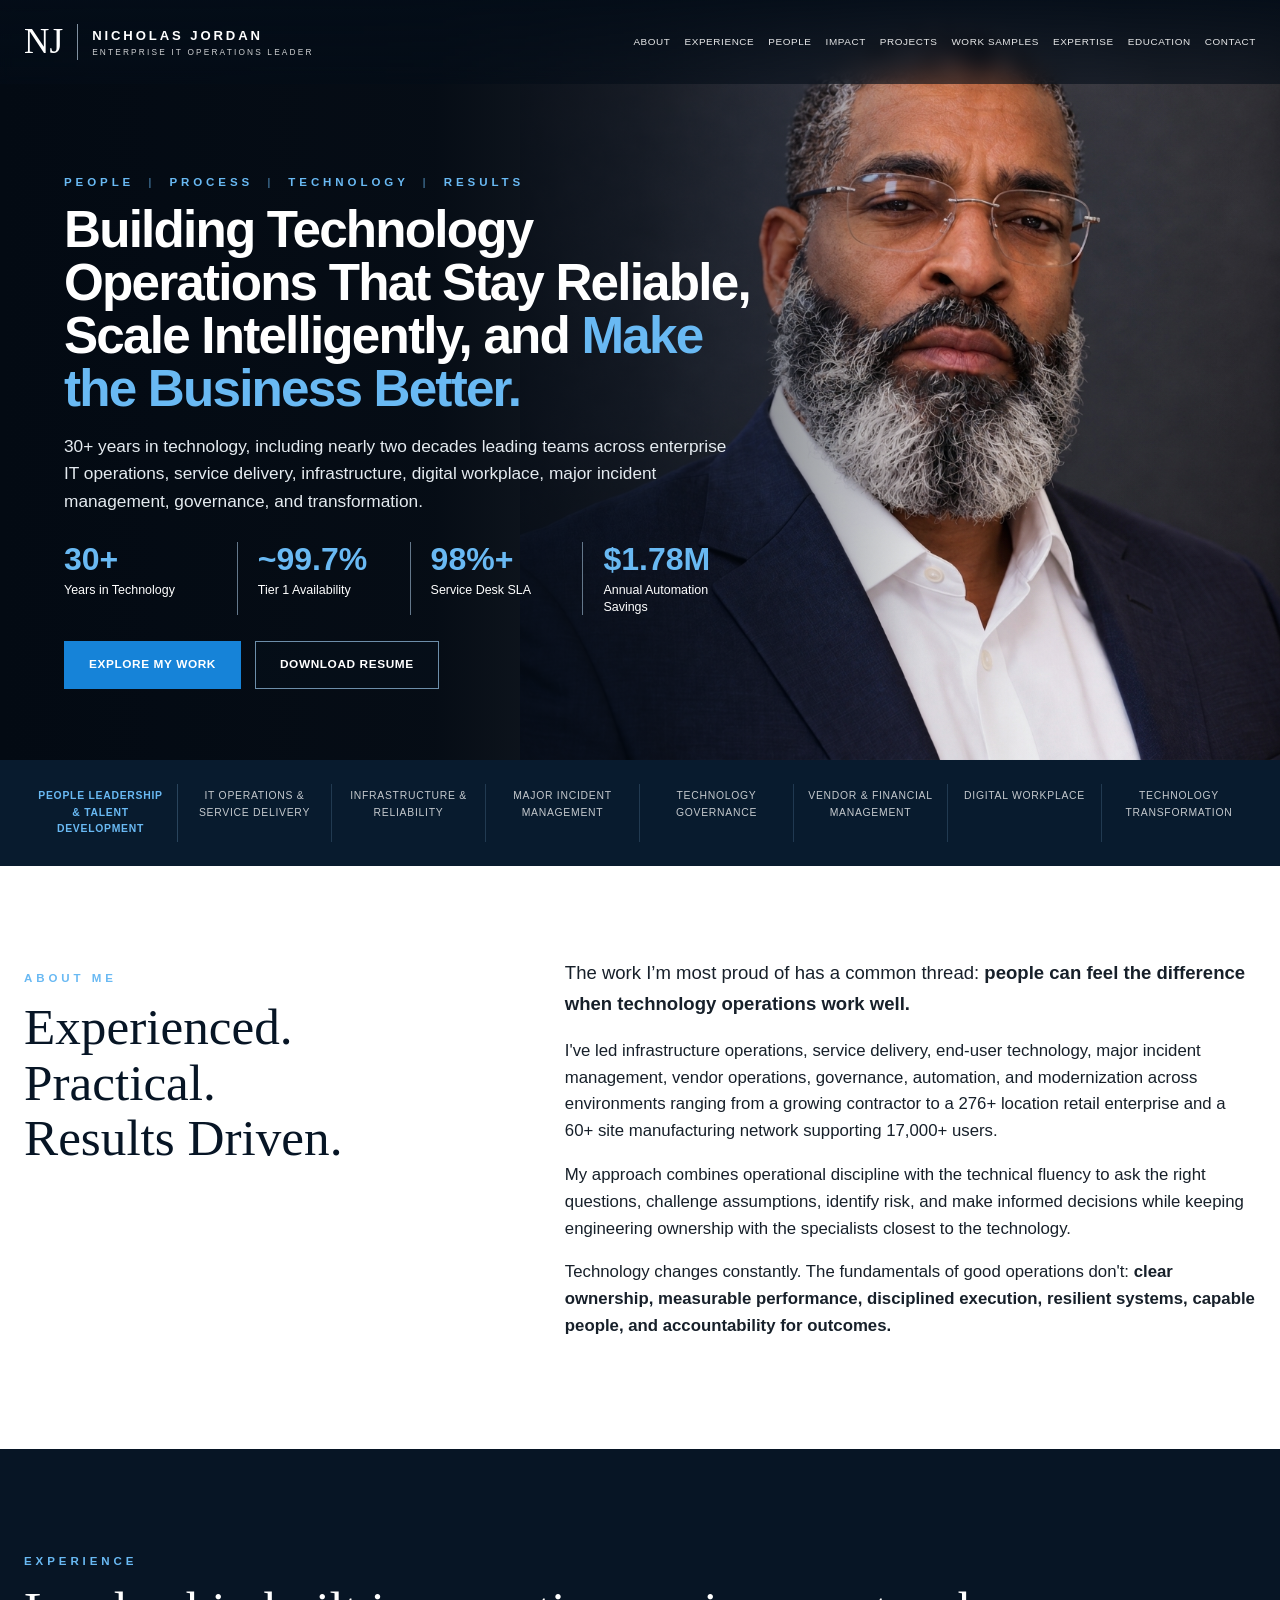
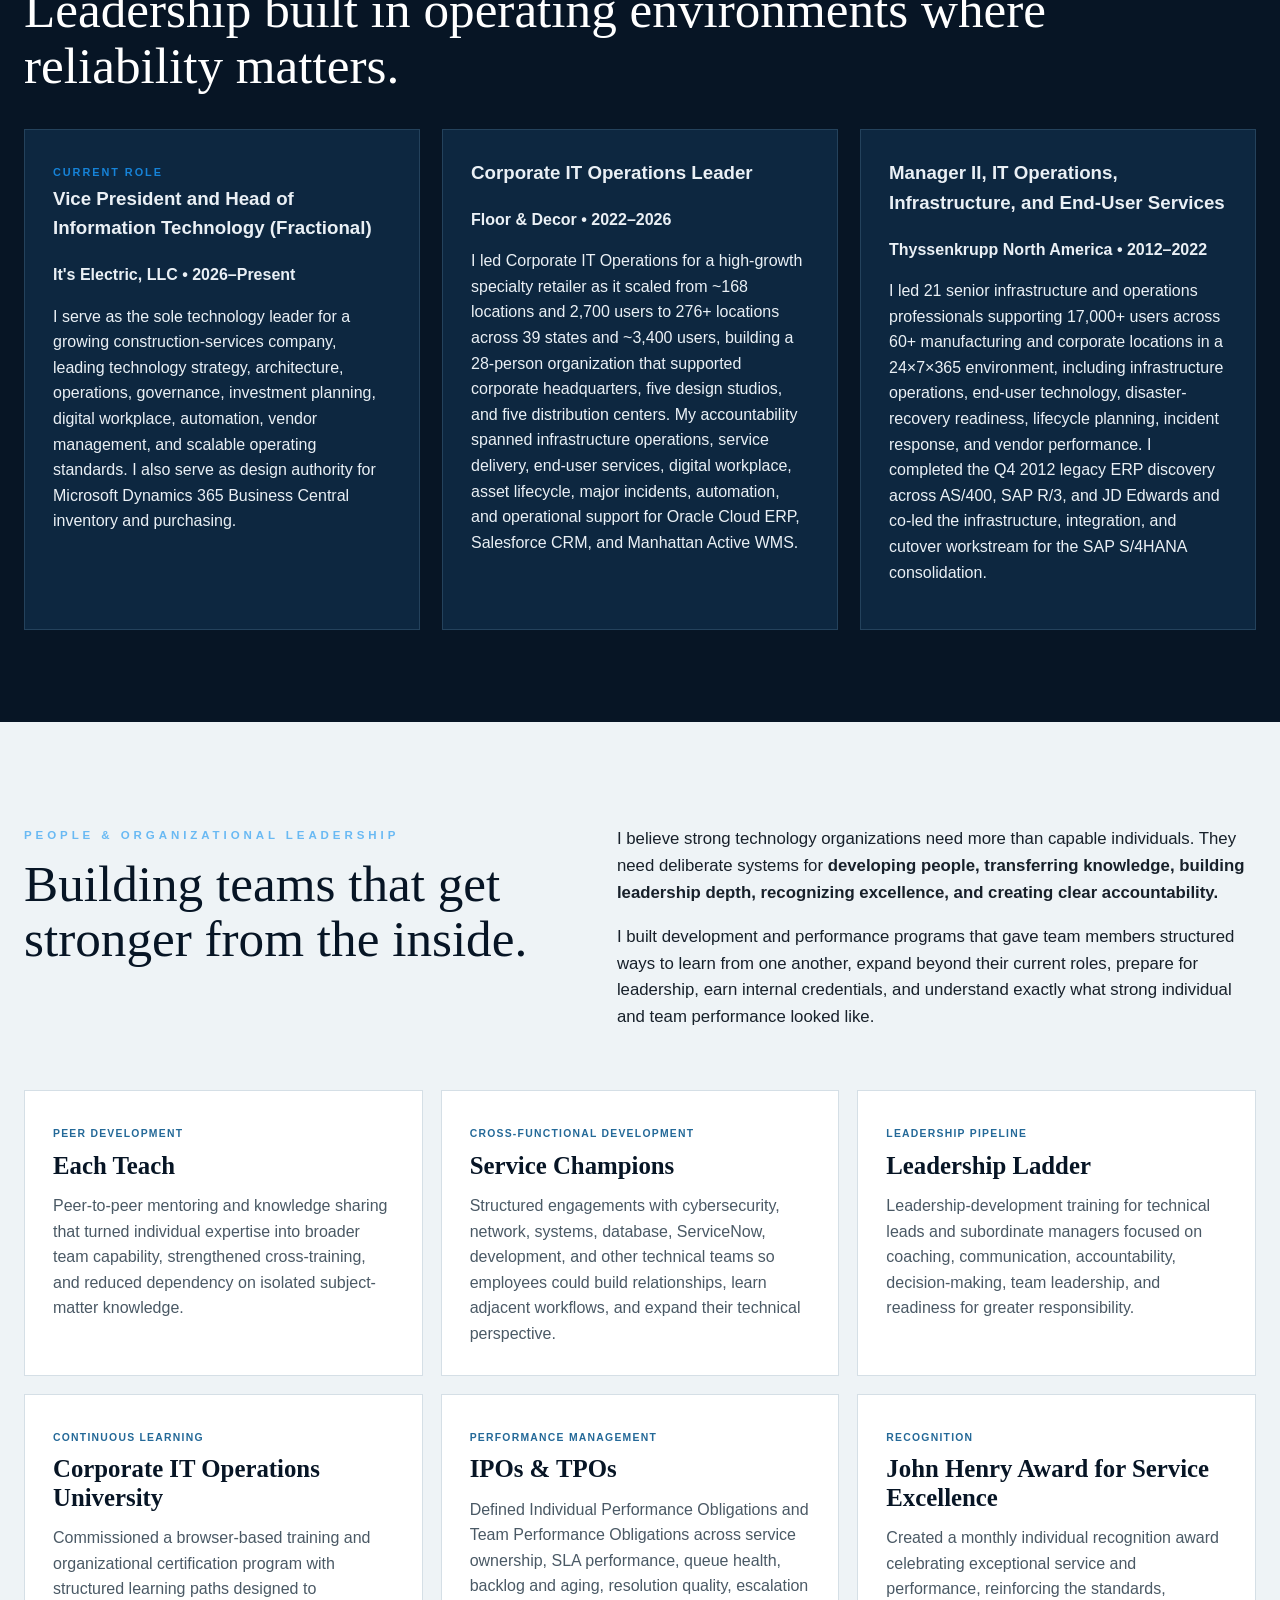
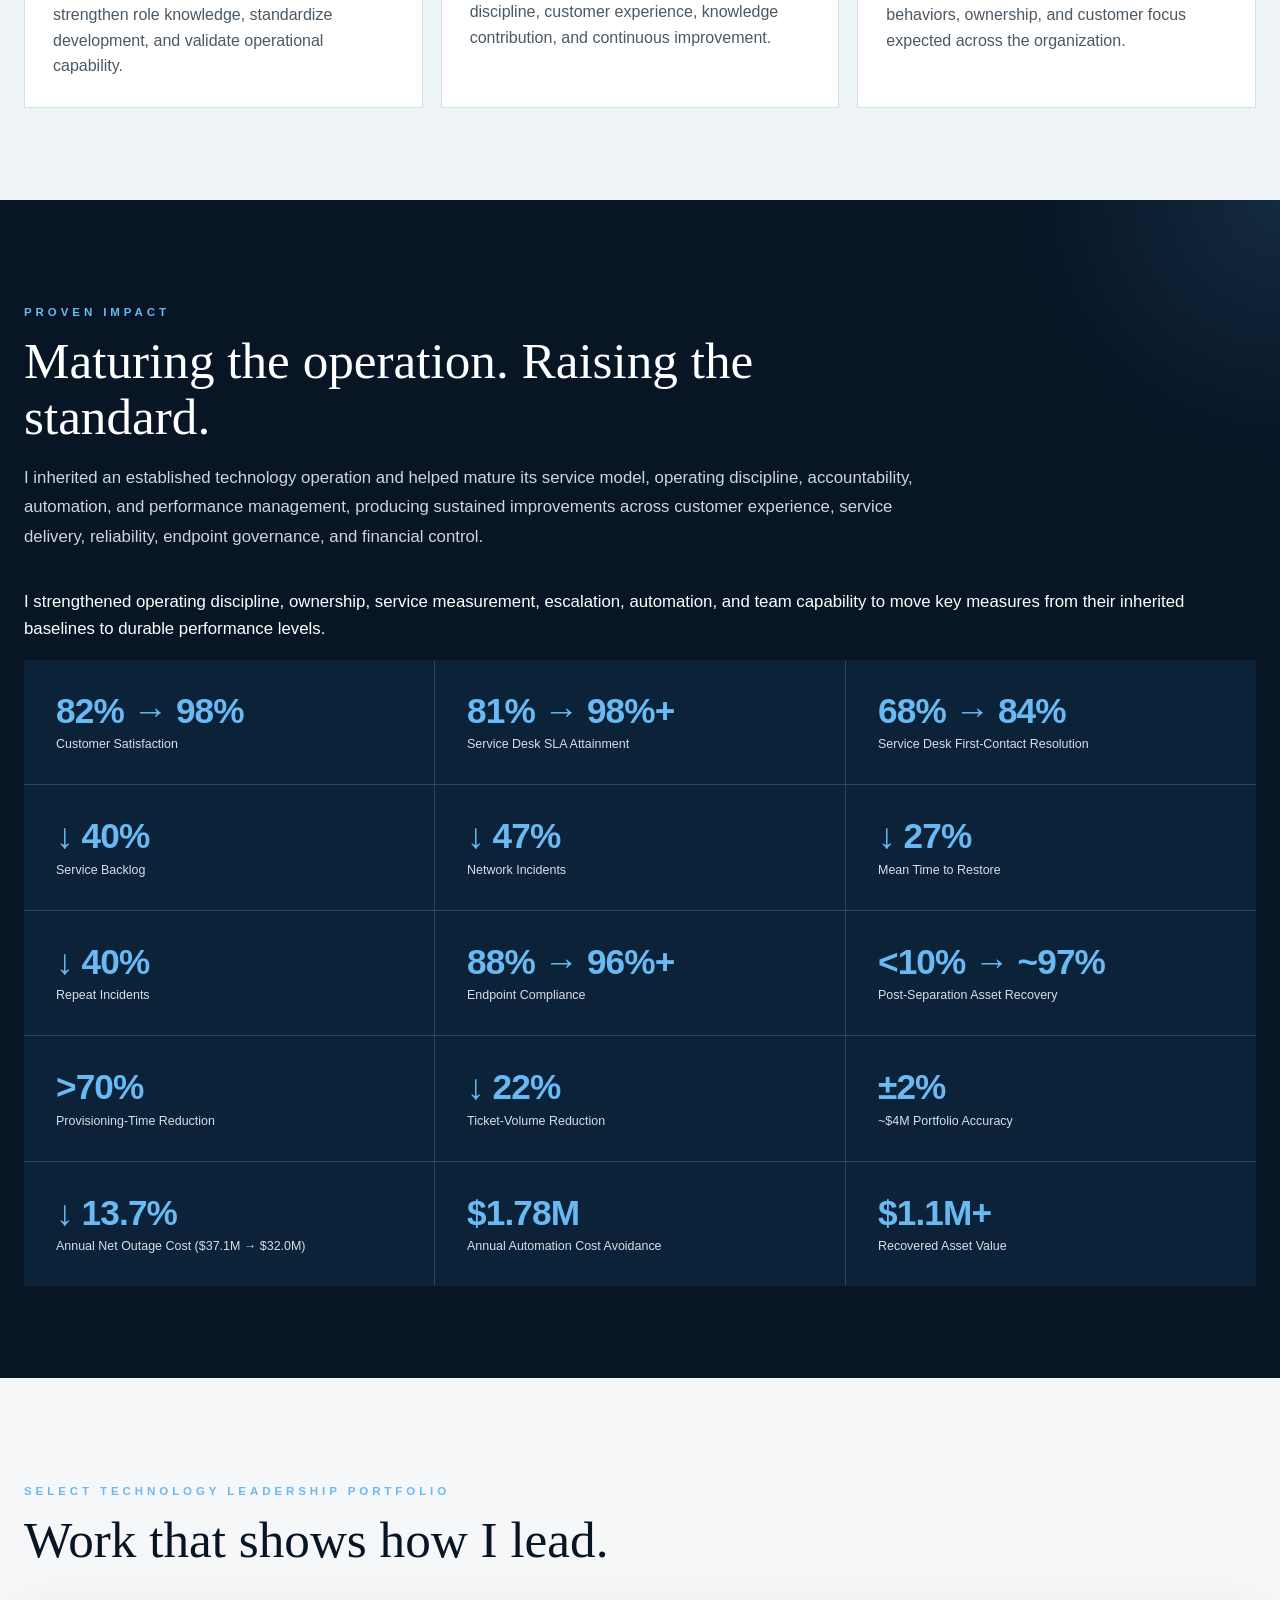
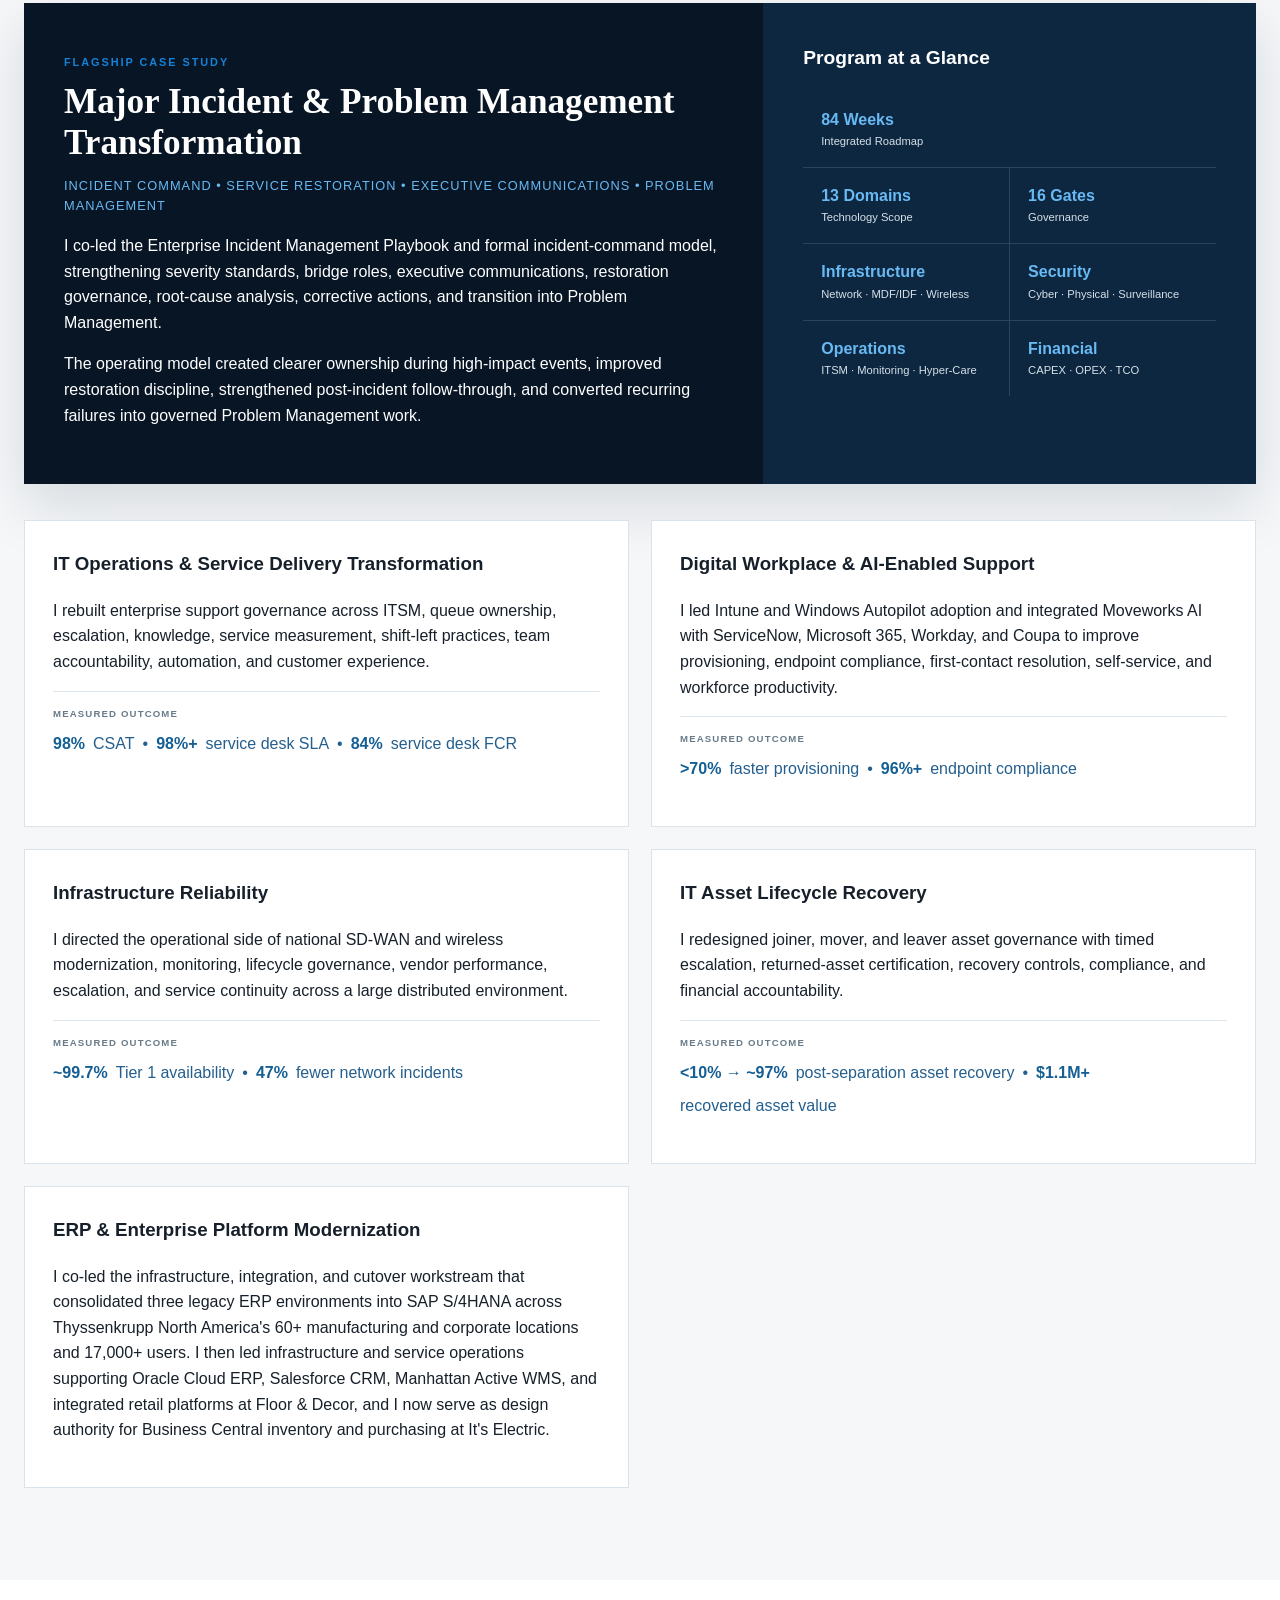
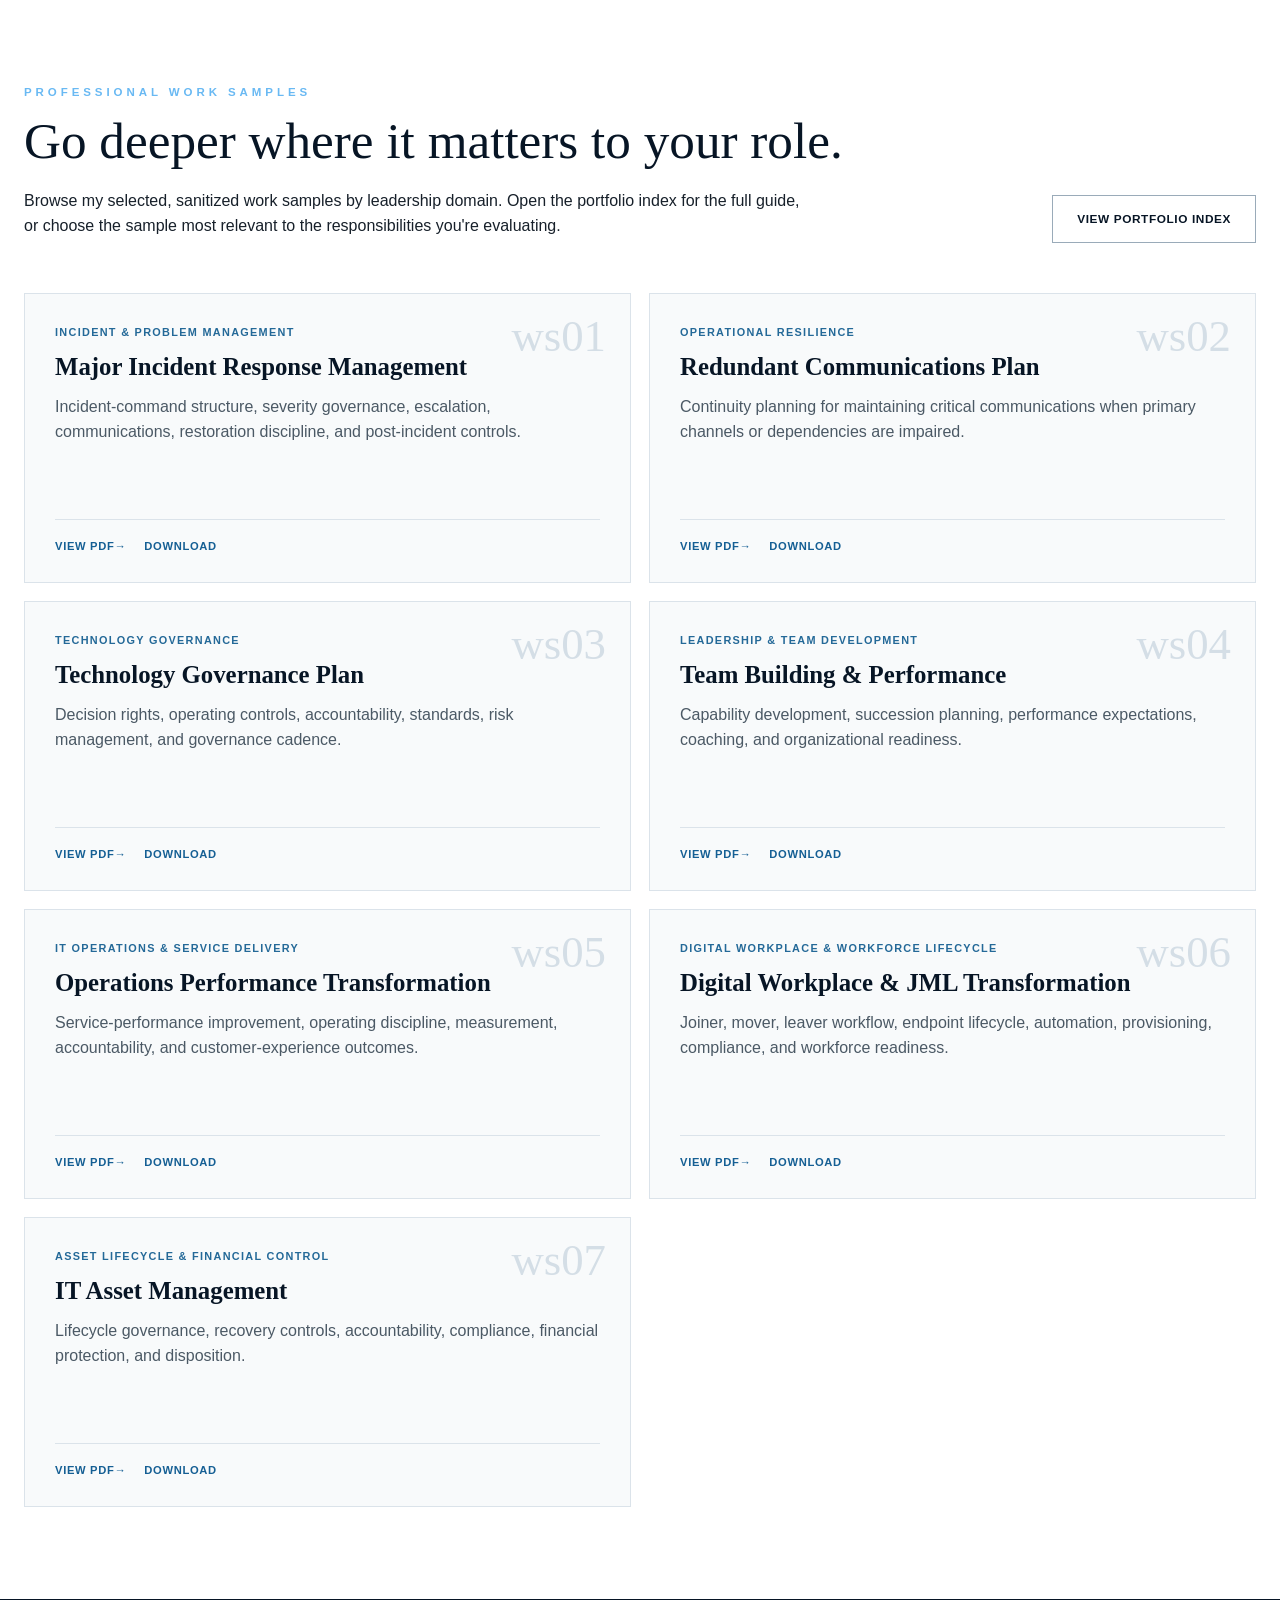
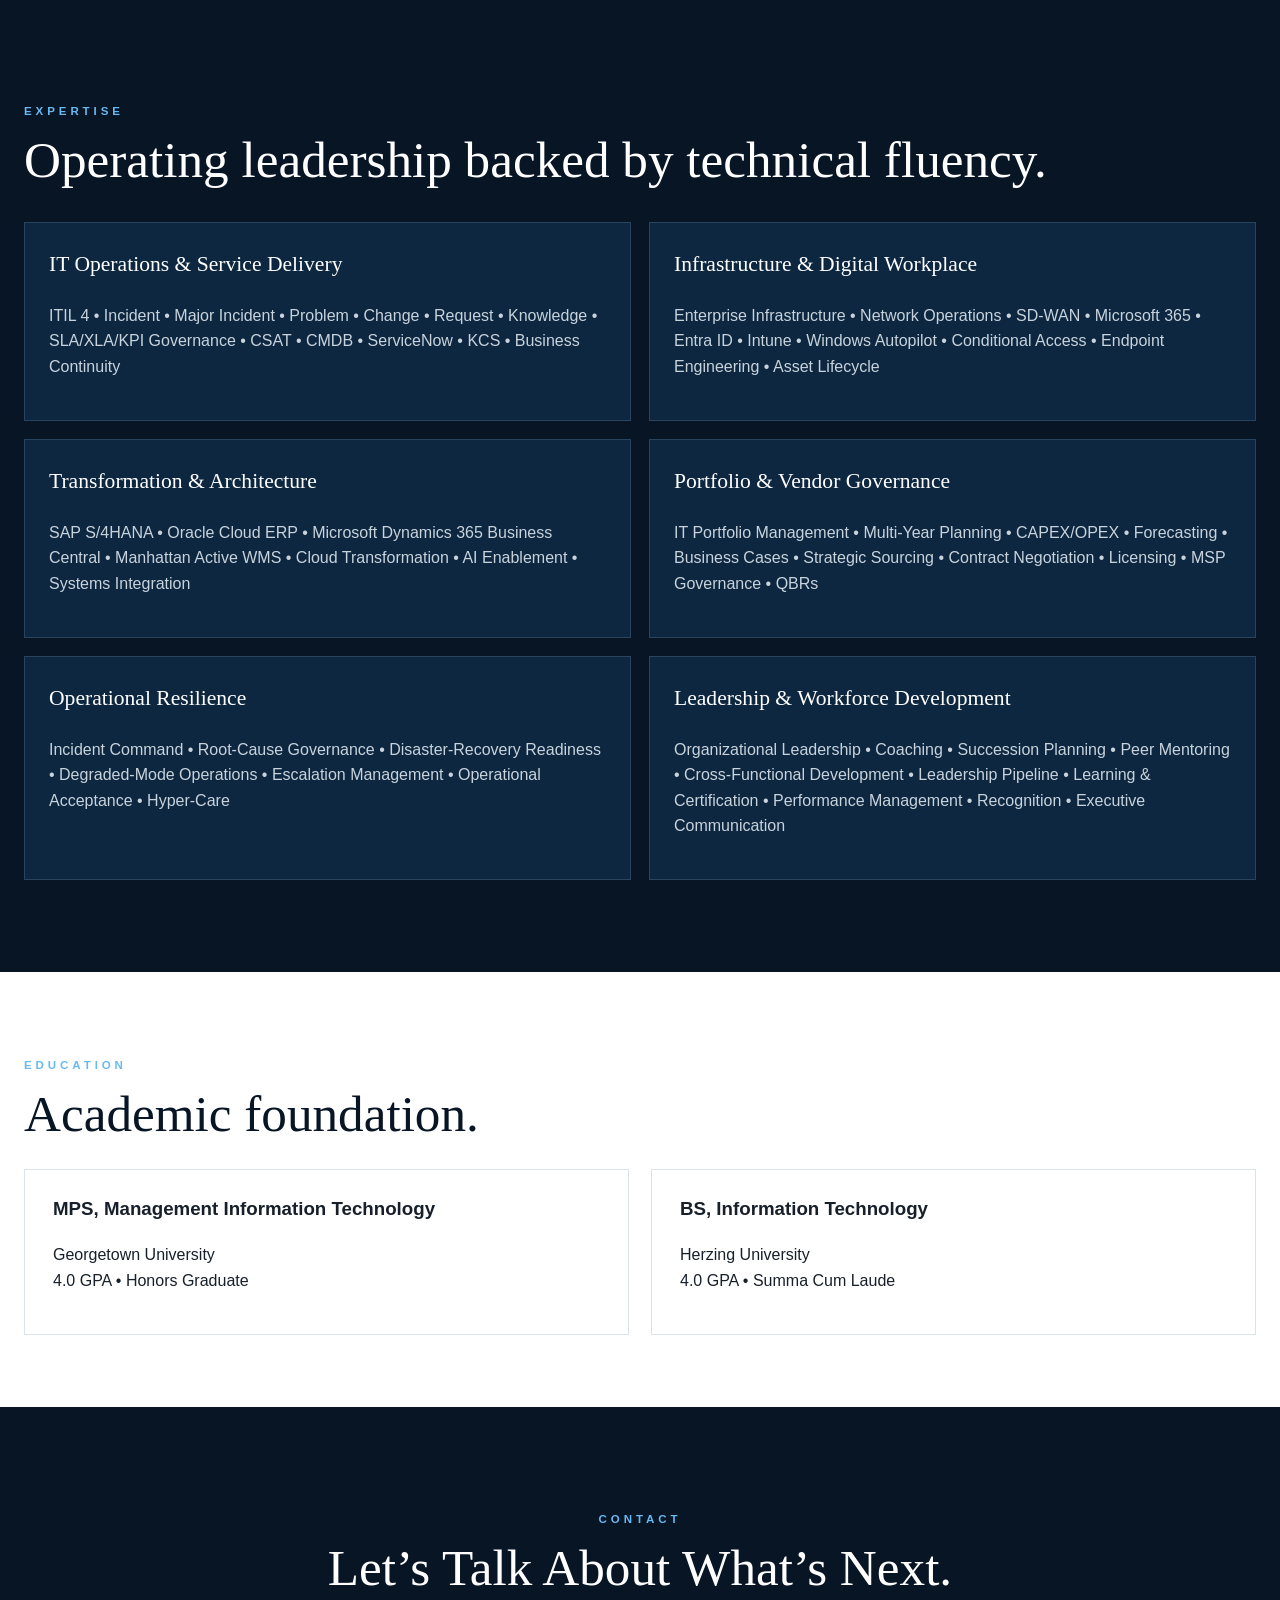
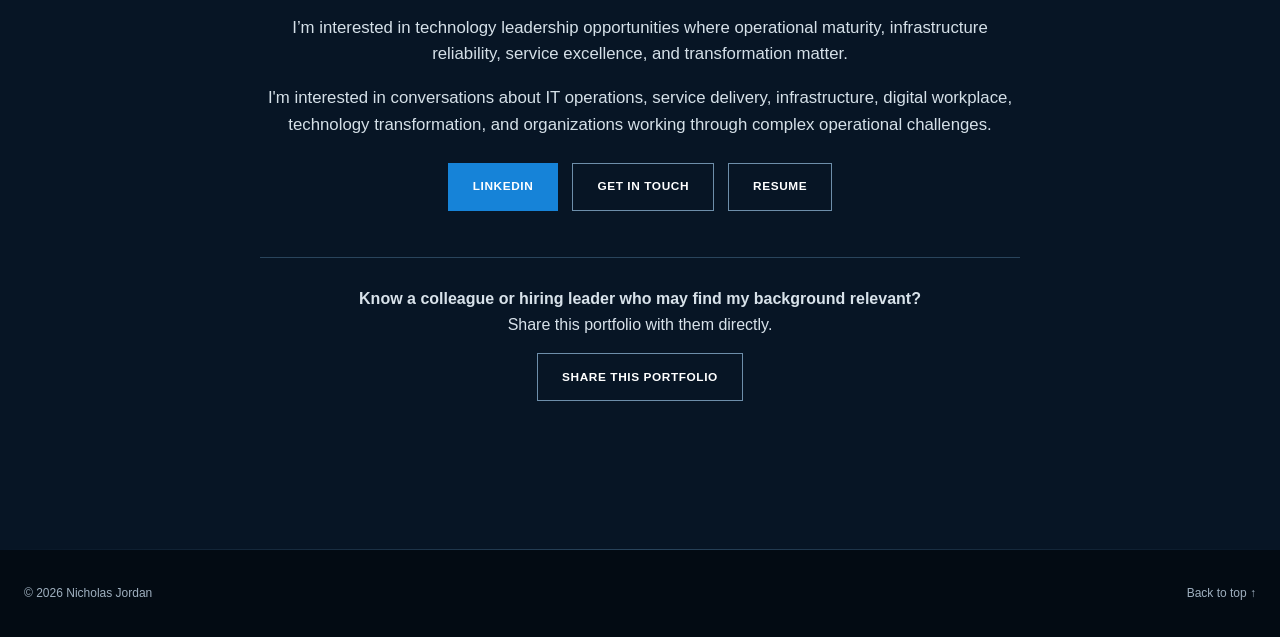
<file: index.html>
<!doctype html>
<html lang="en">
<head>
  <meta charset="utf-8" />
  <meta name="viewport" content="width=device-width,initial-scale=1" />
  <title>Nicholas Jordan | Enterprise IT Operations Leader</title>
  <meta name="description" content="Nicholas Jordan is an Atlanta-based enterprise IT operations leader with 30+ years of experience across service delivery, infrastructure, people leadership, digital workplace, major incident management, governance, and technology transformation." />
  <meta name="theme-color" content="#071525" />
  <meta property="og:title" content="Nicholas Jordan | Enterprise IT Operations Leader" />
  <meta property="og:description" content="People Leadership • Service Delivery • Infrastructure • Digital Workplace • Technology Transformation" />
  <meta property="og:type" content="website" />
  <meta property="og:url" content="https://nicholasjordan-atl.com/" />
  <meta property="og:image" content="https://nicholasjordan-atl.com/nicholas-jordan-hero.png" />
  <meta property="og:image:alt" content="Nicholas Jordan, Enterprise IT Operations Leader" />
  <meta name="twitter:card" content="summary_large_image" />
  <meta name="twitter:title" content="Nicholas Jordan | Enterprise IT Operations Leader" />
  <meta name="twitter:description" content="People Leadership • Service Delivery • Infrastructure • Digital Workplace • Technology Transformation" />
  <meta name="twitter:image" content="https://nicholasjordan-atl.com/nicholas-jordan-hero.png" />
  <link rel="canonical" href="https://nicholasjordan-atl.com/" />
  <link rel="stylesheet" href="styles.css" />
  <script type="application/ld+json">{"@context":"https://schema.org","@type":"Person","name":"Nicholas Jordan","url":"https://nicholasjordan-atl.com/","sameAs":["https://www.linkedin.com/in/nicholasjordan-atl/"],"jobTitle":"Enterprise IT Operations Leader","homeLocation":{"@type":"Place","name":"Atlanta, Georgia"},"knowsAbout":["IT Operations","Service Delivery","Infrastructure","Digital Workplace","Major Incident Management","Technology Governance","Technology Transformation"]}</script>
  <script defer src="script.js"></script>
</head>
<body>
<a class="skip" href="#main">Skip to content</a>
<header class="site-header" id="top">
  <a class="brand" href="#home" aria-label="Nicholas Jordan home"><span class="monogram">NJ</span><span><strong>NICHOLAS JORDAN</strong><small>ENTERPRISE IT OPERATIONS LEADER</small></span></a>
  <button class="nav-toggle" aria-expanded="false" aria-controls="nav">Menu</button>
  <nav id="nav" aria-label="Primary navigation"><a href="#about">About</a><a href="#experience">Experience</a><a href="#people">People</a><a href="#impact">Impact</a><a href="#projects">Projects</a><a href="#samples">Work Samples</a><a href="#expertise">Expertise</a><a href="#credentials">Education</a><a href="#contact">Contact</a></nav>
</header>
<main id="main">
<section class="hero" id="home"><div class="hero-image" role="img" aria-label="Professional portrait of Nicholas Jordan"></div><div class="hero-shade"></div><div class="hero-copy"><p class="eyebrow">PEOPLE <span>|</span> PROCESS <span>|</span> TECHNOLOGY <span>|</span> RESULTS</p><h1>Building Technology Operations That Stay Reliable, Scale Intelligently, and <em>Make the Business Better.</em></h1><p class="lede">30+ years in technology, including nearly two decades leading teams across enterprise IT operations, service delivery, infrastructure, digital workplace, major incident management, governance, and transformation.</p><div class="metrics hero-metrics"><div><strong>30+</strong><span>Years in Technology</span></div><div><strong>~99.7%</strong><span>Tier 1 Availability</span></div><div><strong>98%+</strong><span>Service Desk SLA</span></div><div><strong>$1.78M</strong><span>Annual Automation Savings</span></div></div><div class="actions"><a class="btn primary" href="#projects">Explore My Work</a><a class="btn secondary" href="Nicholas Jordan Resume 15-year Abbreviated.pdf" download>Download Resume</a></div></div></section>
<section class="cap-strip" aria-label="Leadership domains"><span>People Leadership & Talent Development</span><span>IT Operations & Service Delivery</span><span>Infrastructure & Reliability</span><span>Major Incident Management</span><span>Technology Governance</span><span>Vendor & Financial Management</span><span>Digital Workplace</span><span>Technology Transformation</span></section>
<section class="section split" id="about"><div><p class="kicker">ABOUT ME</p><h2>Experienced. Practical.<br>Results Driven.</h2></div><div class="prose"><p>I've spent 30+ years in technology, and the work I'm most proud of has a common thread: <strong>people can feel the difference when technology operations work well.</strong></p><p>I've led infrastructure operations, service delivery, end-user technology, major incident management, vendor operations, governance, automation, and modernization across environments ranging from a growing contractor to a 276+ location retail enterprise and a 60+ site manufacturing network supporting 17,000+ users.</p><p>My approach combines operational discipline with the technical fluency to ask the right questions, challenge assumptions, identify risk, and make informed decisions while keeping engineering ownership with the specialists closest to the technology.</p><p>Technology changes constantly. The fundamentals of good operations don't: <strong>clear ownership, measurable performance, disciplined execution, resilient systems, capable people, and accountability for outcomes.</strong></p></div></section>
<section class="section dark" id="experience"><p class="kicker">EXPERIENCE</p><h2>Leadership built in operating environments where reliability matters.</h2><div class="cards three"><article><span class="role-tag">CURRENT ROLE</span><h3>Vice President and Head of Information Technology (Fractional)</h3><p><strong>It's Electric, LLC • 2026–Present</strong></p><p>I serve as the sole technology leader for a growing construction-services company, leading technology strategy, architecture, operations, governance, investment planning, digital workplace, automation, vendor management, and scalable operating standards. I also serve as design authority for Microsoft Dynamics 365 Business Central inventory and purchasing.</p></article><article><h3>Corporate IT Operations Leader</h3><p><strong>Floor & Decor • 2022–2026</strong></p><p>I led Corporate IT Operations for a high-growth specialty retailer as it scaled from ~168 locations and 2,700 users to 276+ locations across 39 states and ~3,400 users, building a 28-person organization that supported corporate headquarters, five design studios, and five distribution centers. My accountability spanned infrastructure operations, service delivery, end-user services, digital workplace, asset lifecycle, major incidents, automation, and operational support for Oracle Cloud ERP, Salesforce CRM, and Manhattan Active WMS.</p></article><article><h3>Manager II, IT Operations, Infrastructure, and End-User Services</h3><p><strong>Thyssenkrupp North America • 2012–2022</strong></p><p>I led 21 senior infrastructure and operations professionals supporting 17,000+ users across 60+ manufacturing and corporate locations in a 24×7×365 environment, including infrastructure operations, end-user technology, disaster-recovery readiness, lifecycle planning, incident response, and vendor performance. I completed the Q4 2012 legacy ERP discovery across AS/400, SAP R/3, and JD Edwards and co-led the infrastructure, integration, and cutover workstream for the SAP S/4HANA consolidation.</p></article></div></section>
<section class="section people" id="people"><div class="people-intro"><div><p class="kicker">PEOPLE & ORGANIZATIONAL LEADERSHIP</p><h2>Building teams that get stronger from the inside.</h2></div><div class="prose"><p>I believe strong technology organizations need more than capable individuals. They need deliberate systems for <strong>developing people, transferring knowledge, building leadership depth, recognizing excellence, and creating clear accountability.</strong></p><p>I built development and performance programs that gave team members structured ways to learn from one another, expand beyond their current roles, prepare for leadership, earn internal credentials, and understand exactly what strong individual and team performance looked like.</p></div></div><div class="people-grid"><article><span class="people-tag">PEER DEVELOPMENT</span><h3>Each Teach</h3><p>Peer-to-peer mentoring and knowledge sharing that turned individual expertise into broader team capability, strengthened cross-training, and reduced dependency on isolated subject-matter knowledge.</p></article><article><span class="people-tag">CROSS-FUNCTIONAL DEVELOPMENT</span><h3>Service Champions</h3><p>Structured engagements with cybersecurity, network, systems, database, ServiceNow, development, and other technical teams so employees could build relationships, learn adjacent workflows, and expand their technical perspective.</p></article><article><span class="people-tag">LEADERSHIP PIPELINE</span><h3>Leadership Ladder</h3><p>Leadership-development training for technical leads and subordinate managers focused on coaching, communication, accountability, decision-making, team leadership, and readiness for greater responsibility.</p></article><article><span class="people-tag">CONTINUOUS LEARNING</span><h3>Corporate IT Operations University</h3><p>Commissioned a browser-based training and organizational certification program with structured learning paths designed to strengthen role knowledge, standardize development, and validate operational capability.</p></article><article><span class="people-tag">PERFORMANCE MANAGEMENT</span><h3>IPOs & TPOs</h3><p>Defined Individual Performance Obligations and Team Performance Obligations across service ownership, SLA performance, queue health, backlog and aging, resolution quality, escalation discipline, customer experience, knowledge contribution, and continuous improvement.</p></article><article><span class="people-tag">RECOGNITION</span><h3>John Henry Award for Service Excellence</h3><p>Created a monthly individual recognition award celebrating exceptional service and performance, reinforcing the standards, behaviors, ownership, and customer focus expected across the organization.</p></article></div></section>
<section class="section" id="impact"><p class="kicker">PROVEN IMPACT</p><h2>Maturing the operation I inherited, then sustaining stronger performance.</h2><p class="prose">I strengthened operating discipline, ownership, service measurement, escalation, automation, and team capability to move key measures from their inherited baselines to durable performance levels.</p><div class="impact-grid"><div><strong>82% → 98%</strong><span>Customer Satisfaction</span></div><div><strong>81% → 98%+</strong><span>Service Desk SLA Attainment</span></div><div><strong>68% → 84%</strong><span>Service Desk First-Contact Resolution</span></div><div><strong>↓ 40%</strong><span>Service Backlog</span></div><div><strong>↓ 47%</strong><span>Network Incidents</span></div><div><strong>↓ 27%</strong><span>Mean Time to Restore</span></div><div><strong>↓ 40%</strong><span>Repeat Incidents</span></div><div><strong>88% → 96%+</strong><span>Endpoint Compliance</span></div><div><strong>~97%</strong><span>Post-Separation Asset Recovery</span></div><div><strong>&gt;70%</strong><span>Provisioning-Time Reduction</span></div><div><strong>22%</strong><span>Ticket-Volume Reduction</span></div><div><strong>±2%</strong><span>~$4M Portfolio Accuracy</span></div><div><strong>↓ 13.7%</strong><span>Annual Net Outage Cost ($37.1M → $32.0M)</span></div><div><strong>$1.78M</strong><span>Annual Automation Cost Avoidance</span></div><div><strong>$1.1M+</strong><span>Recovered Asset Value</span></div></div></section>
<section class="section projects" id="projects"><p class="kicker">SELECT TECHNOLOGY LEADERSHIP PORTFOLIO</p><h2>Work that shows how I lead.</h2><article class="flagship"><div><p class="flag">FLAGSHIP CASE STUDY</p><h3>Major Incident & Problem Management Transformation</h3><p class="sub">Incident Command • Service Restoration • Executive Communications • Problem Management</p><p>I co-led the Enterprise Incident Management Playbook and formal incident-command model, strengthening severity standards, bridge roles, executive communications, restoration governance, root-cause analysis, corrective actions, and transition into Problem Management.</p><p>The operating model created clearer ownership during high-impact events, improved restoration discipline, strengthened post-incident follow-through, and converted recurring failures into governed Problem Management work.</p></div><div class="scope"><h4>Measured Impact</h4><ul><li>27% reduction in mean time to restore</li><li>40% reduction in repeat incidents</li><li>Defined incident-command roles and escalation paths</li><li>Standardized executive communications and bridge cadence</li><li>Strengthened RCA, corrective-action, and Problem Management governance</li></ul></div></article><div class="cards two project-cards"><article><h3>IT Operations & Service Delivery Transformation</h3><p>I rebuilt enterprise support governance across ITSM, queue ownership, escalation, knowledge, service measurement, shift-left practices, team accountability, automation, and customer experience.</p><p class="result"><strong>98%</strong> CSAT <span>•</span> <strong>98%+</strong> service desk SLA <span>•</span> <strong>84%</strong> service desk FCR</p></article><article><h3>Digital Workplace & AI-Enabled Support</h3><p>I led Intune and Windows Autopilot adoption and integrated Moveworks AI with ServiceNow, Microsoft 365, Workday, and Coupa to improve provisioning, endpoint compliance, first-contact resolution, self-service, and workforce productivity.</p><p class="result"><strong>&gt;70%</strong> faster provisioning <span>•</span> <strong>96%+</strong> endpoint compliance</p></article><article><h3>Infrastructure Reliability</h3><p>I directed the operational side of national SD-WAN and wireless modernization, monitoring, lifecycle governance, vendor performance, escalation, and service continuity across a large distributed environment.</p><p class="result"><strong>~99.7%</strong> Tier 1 availability <span>•</span> <strong>47%</strong> fewer network incidents</p></article><article><h3>IT Asset Lifecycle Recovery</h3><p>I redesigned joiner, mover, and leaver asset governance with timed escalation, returned-asset certification, recovery controls, compliance, and financial accountability.</p><p class="result"><strong>&lt;10% → ~97%</strong> post-separation asset recovery <span>•</span> <strong>$1.1M+</strong> recovered asset value</p></article><article><h3>ERP & Enterprise Platform Modernization</h3><p>I co-led the infrastructure, integration, and cutover workstream that consolidated three legacy ERP environments into SAP S/4HANA across Thyssenkrupp North America's 60+ manufacturing and corporate locations and 17,000+ users. I then led infrastructure and service operations supporting Oracle Cloud ERP, Salesforce CRM, Manhattan Active WMS, and integrated retail platforms at Floor & Decor, and I now serve as design authority for Business Central inventory and purchasing at It's Electric.</p></article></div></section>
<section class="section samples" id="samples"><div class="samples-head"><div><p class="kicker">PROFESSIONAL WORK SAMPLES</p><h2>Go deeper where it matters to your role.</h2><p>Browse my selected, sanitized work samples by leadership domain. Open the portfolio index for the full guide, or choose the sample most relevant to the responsibilities you're evaluating.</p></div><a class="btn secondary light index-btn" href="N. Jordan - Sample Portfolio Index (1).pdf" target="_blank" rel="noopener">View Portfolio Index</a></div><div class="sample-grid">
<article class="sample-card"><span class="sample-no">ws01</span><p class="sample-domain">Incident & Problem Management</p><h3>Major Incident Response Management</h3><p>Incident-command structure, severity governance, escalation, communications, restoration discipline, and post-incident controls.</p><div class="sample-actions"><a href="Sample - WS01 Incident Response Mgmnt.pdf" target="_blank" rel="noopener">View PDF</a><a href="Sample - WS01 Incident Response Mgmnt.pdf" download>Download</a></div></article>
<article class="sample-card"><span class="sample-no">ws02</span><p class="sample-domain">Operational Resilience</p><h3>Redundant Communications Plan</h3><p>Continuity planning for maintaining critical communications when primary channels or dependencies are impaired.</p><div class="sample-actions"><a href="Sample - WS02 Redundant Comms. Plan.pdf" target="_blank" rel="noopener">View PDF</a><a href="Sample - WS02 Redundant Comms. Plan.pdf" download>Download</a></div></article>
<article class="sample-card"><span class="sample-no">ws03</span><p class="sample-domain">Technology Governance</p><h3>Technology Governance Plan</h3><p>Decision rights, operating controls, accountability, standards, risk management, and governance cadence.</p><div class="sample-actions"><a href="Sample - WS03 Technology Governance Plan.pdf" target="_blank" rel="noopener">View PDF</a><a href="Sample - WS03 Technology Governance Plan.pdf" download>Download</a></div></article>
<article class="sample-card"><span class="sample-no">ws04</span><p class="sample-domain">Leadership & Team Development</p><h3>Team Building & Performance</h3><p>Capability development, succession planning, performance expectations, coaching, and organizational readiness.</p><div class="sample-actions"><a href="Sample - WS04 Team-Building and Performance.pdf" target="_blank" rel="noopener">View PDF</a><a href="Sample - WS04 Team-Building and Performance.pdf" download>Download</a></div></article>
<article class="sample-card"><span class="sample-no">ws05</span><p class="sample-domain">IT Operations & Service Delivery</p><h3>Operations Performance Transformation</h3><p>Service-performance improvement, operating discipline, measurement, accountability, and customer-experience outcomes.</p><div class="sample-actions"><a href="Sample - WS05 Ops Performance Transformation.pdf" target="_blank" rel="noopener">View PDF</a><a href="Sample - WS05 Ops Performance Transformation.pdf" download>Download</a></div></article>
<article class="sample-card"><span class="sample-no">ws06</span><p class="sample-domain">Digital Workplace & Workforce Lifecycle</p><h3>Digital Workplace & JML Transformation</h3><p>Joiner, mover, leaver workflow, endpoint lifecycle, automation, provisioning, compliance, and workforce readiness.</p><div class="sample-actions"><a href="Sample - WS06 DW & JML Transformation.pdf" target="_blank" rel="noopener">View PDF</a><a href="Sample - WS06 DW & JML Transformation.pdf" download>Download</a></div></article>
<article class="sample-card"><span class="sample-no">ws07</span><p class="sample-domain">Asset Lifecycle & Financial Control</p><h3>IT Asset Management</h3><p>Lifecycle governance, recovery controls, accountability, compliance, financial protection, and disposition.</p><div class="sample-actions"><a href="Sample - WS07 IT Asset Management.pdf" target="_blank" rel="noopener">View PDF</a><a href="Sample - WS07 IT Asset Management.pdf" download>Download</a></div></article>
</div></section>
<section class="section dark" id="expertise"><p class="kicker">EXPERTISE</p><h2>Operating leadership backed by technical fluency.</h2><div class="expertise-grid"><div><h3>IT Operations & Service Delivery</h3><p>ITIL 4 • Incident • Major Incident • Problem • Change • Request • Knowledge • SLA/XLA/KPI Governance • CSAT • CMDB • ServiceNow • KCS • Business Continuity</p></div><div><h3>Infrastructure & Digital Workplace</h3><p>Enterprise Infrastructure • Network Operations • SD-WAN • Microsoft 365 • Entra ID • Intune • Windows Autopilot • Conditional Access • Endpoint Engineering • Asset Lifecycle</p></div><div><h3>Transformation & Architecture</h3><p>SAP S/4HANA • Oracle Cloud ERP • Microsoft Dynamics 365 Business Central • Manhattan Active WMS • Cloud Transformation • AI Enablement • Systems Integration</p></div><div><h3>Portfolio & Vendor Governance</h3><p>IT Portfolio Management • Multi-Year Planning • CAPEX/OPEX • Forecasting • Business Cases • Strategic Sourcing • Contract Negotiation • Licensing • MSP Governance • QBRs</p></div><div><h3>Operational Resilience</h3><p>Incident Command • Root-Cause Governance • Disaster-Recovery Readiness • Degraded-Mode Operations • Escalation Management • Operational Acceptance • Hyper-Care</p></div><div><h3>Leadership & Workforce Development</h3><p>Organizational Leadership • Coaching • Succession Planning • Peer Mentoring • Cross-Functional Development • Leadership Pipeline • Learning & Certification • Performance Management • Recognition • Executive Communication</p></div></div></section>
<section class="section credentials" id="credentials"><p class="kicker">EDUCATION</p><h2>Academic foundation.</h2><div class="cards two"><article><h3>MPS, Management Information Technology</h3><p>Georgetown University<br>4.0 GPA • Honors Graduate</p></article><article><h3>BS, Information Technology</h3><p>Herzing University<br>4.0 GPA • Summa Cum Laude</p></article></div></section>
<section class="section resume" id="resume"><div><p class="kicker">CAREER MATERIALS</p><h2>Want the traditional version?</h2><p>The portfolio provides the deeper story behind selected programs, transformations, and operating results. The résumé provides complete chronology, scope, education, technologies, and additional experience.</p></div><div class="actions vertical"><a class="btn primary" href="Nicholas Jordan Resume 15-year Abbreviated.pdf" download>Download PDF Resume</a><a class="btn secondary light" href="Nicholas Jordan Cover Letter.pdf" download>Download Cover Letter</a></div></section>
<section class="section contact dark" id="contact"><p class="kicker">CONTACT</p><h2>Let's connect.</h2><p><strong>Atlanta, GA</strong> • Open to Manager, Senior Manager, Director, and senior technology leadership opportunities.</p><p>I'm interested in conversations about IT operations, service delivery, infrastructure, digital workplace, technology transformation, and organizations working through complex operational challenges.</p><div class="actions"><a class="btn primary" href="https://www.linkedin.com/in/nicholasjordan-atl/" target="_blank" rel="noopener">LinkedIn</a><a class="btn secondary" href="mailto:nicholasjordan-atl@outlook.com">Email</a><a class="btn secondary" href="Nicholas Jordan Resume 15-year Abbreviated.pdf" download>Resume</a></div><div class="share-panel"><p><strong>Know a colleague or hiring leader who may find my background relevant?</strong><br>Share this portfolio with them directly.</p><button class="btn share-btn" id="sharePortfolio" type="button">Share This Portfolio</button><span class="share-status" id="shareStatus" role="status" aria-live="polite"></span></div></section>
</main>
<footer><span>© <span id="year">2022</span> Nicholas Jordan</span><a href="#top">Back to top ↑</a></footer>
</body>
</html>
</file>
<file: styles.css>
:root{--navy:#071525;--navy2:#0b2239;--blue:#1683d8;--ice:#69b9f3;--graphite:#22262c;--soft:#f5f7f9;--white:#fff;--muted:#aeb9c6;--max:1240px}*{box-sizing:border-box}html{scroll-behavior:smooth}body{margin:0;font-family:Inter,Segoe UI,Arial,sans-serif;color:#17202a;background:var(--soft);line-height:1.6}.skip{position:absolute;left:-9999px}.skip:focus{left:1rem;top:1rem;background:#fff;padding:.6rem;z-index:99}.site-header{height:84px;padding:0 max(24px,calc((100vw - var(--max))/2));display:flex;align-items:center;justify-content:space-between;position:fixed;inset:0 0 auto;z-index:20;background:linear-gradient(180deg,rgba(4,13,24,.94),rgba(4,13,24,.6));backdrop-filter:blur(8px);color:#fff}.brand{display:flex;align-items:center;gap:14px;color:inherit;text-decoration:none}.brand strong{display:block;letter-spacing:.22em;font-size:.82rem}.brand small{display:block;letter-spacing:.26em;font-size:.52rem;opacity:.8}.monogram{font-family:Georgia,serif;font-size:2.2rem;line-height:1;border-right:1px solid #8090a0;padding-right:14px;color:#fff}.monogram::first-letter{color:#fff}nav{display:flex;gap:14px}nav a{color:#fff;text-decoration:none;text-transform:uppercase;font-size:.62rem;letter-spacing:.06em;opacity:.9}nav a:hover{color:var(--ice)}.nav-toggle{display:none}.hero{min-height:760px;position:relative;background:#071525;color:#fff;display:flex;align-items:center;overflow:hidden}.hero-image{position:absolute;inset:0;background-color:#4b4d52;background-image:url('Nicholas Jordan Profile Photo - w-Glasses3.jfif');background-size:auto 100%;background-repeat:no-repeat;background-position:right center}.hero-shade{position:absolute;inset:0;background:linear-gradient(90deg,rgba(3,10,19,1) 0%,rgba(3,10,19,.96) 34%,rgba(3,10,19,.72) 50%,rgba(3,10,19,.10) 72%,rgba(3,10,19,0) 100%)}.hero-copy{position:relative;z-index:2;width:min(720px,54vw);margin-left:max(5vw,calc((100vw - var(--max))/2));padding-top:90px}.eyebrow,.kicker{color:var(--ice);letter-spacing:.34em;font-size:.72rem;font-weight:700}.eyebrow span{opacity:.5;margin:0 .6em}.hero h1{font-size:clamp(2.3rem,4vw,4.4rem);line-height:1.04;margin:.7rem 0 1rem;letter-spacing:-.035em}.hero h1 em{font-style:normal;color:var(--ice)}.lede{font-size:1.08rem;max-width:680px;color:#e5ebf0}.metrics{display:grid}.hero-metrics{grid-template-columns:repeat(4,1fr);margin:26px 0}.hero-metrics div{padding:0 20px;border-left:1px solid #64788b}.hero-metrics div:first-child{padding-left:0;border-left:0}.metrics strong,.impact-grid strong{display:block;color:var(--ice);font-size:2rem;line-height:1.1}.metrics span,.impact-grid span{display:block;font-size:.78rem;line-height:1.3;margin-top:.35rem}.actions{display:flex;gap:14px;flex-wrap:wrap;margin-top:24px}.btn{display:inline-flex;align-items:center;justify-content:center;min-height:48px;padding:0 24px;text-decoration:none;text-transform:uppercase;font-size:.74rem;font-weight:800;letter-spacing:.05em;cursor:pointer}.btn.primary{background:var(--blue);color:#fff;border:1px solid var(--blue)}.btn.secondary{border:1px solid #6d8eaa;color:inherit;background:rgba(7,21,37,.2)}.btn:hover{transform:translateY(-1px);filter:brightness(1.08)}.cap-strip{display:grid;grid-template-columns:repeat(8,1fr);background:#081b2e;color:#fff;padding:24px max(24px,calc((100vw - var(--max))/2));gap:0}.cap-strip span{text-align:center;padding:4px 12px;border-right:1px solid #29445c;font-size:.65rem;text-transform:uppercase;letter-spacing:.07em}.cap-strip span:first-child{color:var(--ice);font-weight:700}.cap-strip span:last-child{border:0}.section{padding:92px max(24px,calc((100vw - var(--max))/2));background:#fff}.section.dark{background:var(--navy);color:#fff}.split{display:grid;grid-template-columns:.8fr 1.2fr;gap:80px}.section h2{font-family:Georgia,serif;font-weight:500;font-size:clamp(2.2rem,4vw,4rem);line-height:1.08;margin:.5rem 0 1.2rem;color:var(--navy)}.dark h2{color:#fff}.prose{font-size:1.05rem}.prose p:first-child{margin-top:0}.cards{display:grid;gap:22px;margin-top:36px}.cards.three{grid-template-columns:repeat(3,1fr)}.cards.two{grid-template-columns:repeat(2,1fr)}.cards article{border:1px solid #dbe3ea;background:#fff;color:#17202a;padding:28px}.dark .cards article{background:#0d2740;border-color:#24425c;color:#eaf0f5}.cards h3,.expertise-grid h3{margin-top:0;color:inherit}.role-tag,.flag{font-size:.68rem;letter-spacing:.18em;font-weight:800;color:var(--blue)}.people{background:#eef3f6}.people-intro{display:grid;grid-template-columns:.9fr 1.1fr;gap:70px;align-items:start}.people-intro .prose{padding-top:12px}.people-grid{display:grid;grid-template-columns:repeat(3,1fr);gap:18px;margin-top:42px}.people-grid article{background:#fff;border:1px solid #d5dfe6;padding:28px;min-height:245px}.people-grid h3{font-family:Georgia,serif;font-size:1.55rem;line-height:1.15;color:var(--navy);margin:.45rem 0 .8rem}.people-grid p{margin:0;color:#4a5965}.people-tag{color:#246998;font-size:.65rem;font-weight:800;letter-spacing:.12em}.people-outcomes{display:grid;grid-template-columns:1.25fr repeat(4,1fr);margin-top:22px;background:var(--navy);color:#fff;align-items:stretch}.people-outcomes>div,.people-outcomes-label{padding:24px;border-left:1px solid #29445c;margin:0}.people-outcomes-label{display:flex;align-items:center;border-left:0;color:var(--ice);font-size:.68rem;font-weight:800;letter-spacing:.16em}.people-outcomes strong{display:block;color:var(--ice);font-size:1.45rem;line-height:1.1}.people-outcomes span{display:block;margin-top:.4rem;font-size:.72rem;color:#d9e2e9;line-height:1.3}.impact-grid{display:grid;grid-template-columns:repeat(3,1fr);gap:1px;background:#d9e1e8;margin-top:34px}.impact-grid div{background:#fff;padding:30px}.impact-grid strong{font-size:2.2rem}.projects{background:#f5f7f9}.flagship{display:grid;grid-template-columns:1.2fr .8fr;background:var(--navy);color:#fff;margin:36px 0 22px}.flagship>div{padding:40px}.flagship h3{font-family:Georgia,serif;font-size:2.2rem;line-height:1.15;margin:.5rem 0}.flagship .sub{color:var(--ice);font-size:.8rem;text-transform:uppercase;letter-spacing:.08em}.scope{background:#0d2740}.scope h4{font-size:1.2rem;margin-top:0}.scope li{margin:.55rem 0}.project-cards{grid-template-columns:repeat(2,1fr)}.result{color:#245f8e;border-top:1px solid #dce5ec;padding-top:14px}.result b{color:var(--blue)}.samples{background:#fff}.samples-head{display:grid;grid-template-columns:1fr auto;gap:40px;align-items:end}.samples-head>div>p:last-child{max-width:780px}.index-btn{color:var(--navy);border-color:#9aabb9;background:#fff;margin-bottom:12px}.sample-grid{display:grid;grid-template-columns:repeat(2,1fr);gap:18px;margin-top:38px}.sample-card{position:relative;border:1px solid #dbe3ea;background:#f8fafb;padding:30px 30px 26px;min-height:290px;display:flex;flex-direction:column}.sample-card.featured-sample{background:#eef5fa;border-color:#aac8dd}.sample-no{position:absolute;right:24px;top:20px;font-family:Georgia,serif;font-size:2.8rem;color:#d4dee6;line-height:1}.sample-domain{margin:0 56px 12px 0;color:#246998;text-transform:uppercase;letter-spacing:.12em;font-size:.68rem;font-weight:800}.sample-card h3{font-family:Georgia,serif;font-size:1.55rem;line-height:1.15;margin:0 0 12px;color:var(--navy)}.sample-card>p:not(.sample-domain){margin-top:0;color:#4b5965}.sample-actions{display:flex;gap:18px;margin-top:auto;padding-top:18px;border-top:1px solid #dbe3ea}.sample-actions a{color:#155f94;text-decoration:none;text-transform:uppercase;font-size:.7rem;font-weight:800;letter-spacing:.06em}.sample-actions a:hover{text-decoration:underline}.expertise-grid{display:grid;grid-template-columns:repeat(2,1fr);gap:18px;margin-top:34px}.expertise-grid>div{padding:24px;border:1px solid #29445c;background:#0d2740}.expertise-grid p{color:#c8d3dc}.note{padding:14px 18px;background:#eef4f8;border-left:3px solid var(--blue);font-size:.9rem}.resume{display:none!important}.actions.vertical{flex-direction:column;align-items:stretch}.light{color:var(--navy)!important;border-color:#9aabb9!important;background:#fff!important}.contact{text-align:center}.contact p{max-width:760px;margin-left:auto;margin-right:auto}.contact .actions{justify-content:center}.contact .secondary{color:#fff;background:transparent}.share-panel{max-width:760px;margin:46px auto 0;padding:28px;border-top:1px solid #29445c}.share-panel p{margin-top:0;color:#d8e2ea}.share-btn{border:1px solid #6d8eaa;background:transparent;color:#fff}.share-status{display:block;min-height:1.5em;margin-top:10px;font-size:.78rem;color:var(--ice)}footer{background:#030b13;color:#dce6ee;padding:34px max(24px,calc((100vw - var(--max))/2));display:flex;align-items:center;justify-content:space-between;gap:24px}footer span,footer a{font-size:.75rem;color:#9fb0bf}footer a{text-decoration:none}@media(max-width:1150px){nav{gap:10px}nav a{font-size:.58rem}.cap-strip{grid-template-columns:repeat(4,1fr);row-gap:14px}.cap-strip span:nth-child(4){border-right:0}}@media(max-width:1000px){nav{display:none;position:absolute;top:84px;left:0;right:0;background:#071525;padding:20px 24px;flex-direction:column}.nav-open nav{display:flex}.nav-toggle{display:block;background:transparent;border:1px solid #6d8eaa;color:#fff;padding:8px 12px}.hero{min-height:820px}.hero-copy{width:min(620px,70vw)}.hero-image{background-size:auto 100%;background-position:right center}.hero-shade{background:linear-gradient(90deg,rgba(3,10,19,.98) 0%,rgba(3,10,19,.9) 46%,rgba(3,10,19,.28) 78%,rgba(3,10,19,.06) 100%)}.cards.three{grid-template-columns:1fr}.people-grid{grid-template-columns:repeat(2,1fr)}.people-outcomes{grid-template-columns:repeat(2,1fr)}.people-outcomes-label{grid-column:1/-1;border-bottom:1px solid #29445c}.people-outcomes>div:nth-of-type(odd){border-left:0}.impact-grid{grid-template-columns:repeat(2,1fr)}}@media(max-width:720px){.site-header{height:72px}.brand strong{font-size:.7rem}.brand small{font-size:.44rem}.monogram{font-size:1.8rem}.hero{min-height:820px;align-items:flex-end}.hero-image{background-size:100% auto;background-repeat:no-repeat;background-position:center 72px;background-color:#4b4d52}.hero-shade{background:linear-gradient(180deg,rgba(3,10,19,.02) 8%,rgba(3,10,19,.18) 28%,rgba(3,10,19,.88) 48%,rgba(3,10,19,1) 66%,rgba(3,10,19,1) 100%)}.hero-copy{width:auto;margin:0;padding:310px 24px 38px}.eyebrow{font-size:.62rem;letter-spacing:.25em}.eyebrow span{margin:0 .35em}.hero h1{font-size:2rem;line-height:1.02;margin:.55rem 0 .8rem}.lede{font-size:.9rem;line-height:1.45}.hero-metrics{grid-template-columns:repeat(2,1fr);gap:14px;margin:18px 0}.hero-metrics div{padding:0 12px}.hero-metrics div:nth-child(3){border-left:0;padding-left:0}.metrics strong{font-size:1.55rem}.metrics span{font-size:.68rem}.actions{margin-top:16px}.btn{min-height:44px}.cap-strip{grid-template-columns:1fr 1fr;padding-top:18px;padding-bottom:18px}.cap-strip span,.cap-strip span:nth-child(4){border:0;font-size:.62rem}.split,.flagship,.project-cards,.expertise-grid,.sample-grid,.samples-head,.resume,.people-intro,.people-grid{grid-template-columns:1fr}.split,.people-intro{gap:20px}.section{padding:68px 24px}.people-grid{margin-top:28px}.people-grid article{min-height:0}.people-outcomes{grid-template-columns:1fr}.people-outcomes-label{grid-column:auto}.people-outcomes>div{border-left:0;border-top:1px solid #29445c}.impact-grid{grid-template-columns:1fr}.flagship>div{padding:28px}.sample-card{min-height:0}.samples-head{gap:8px}.index-btn{width:100%;margin:0}.resume{gap:24px}footer{flex-direction:column;text-align:center}.actions .btn{width:100%}}
</file>
